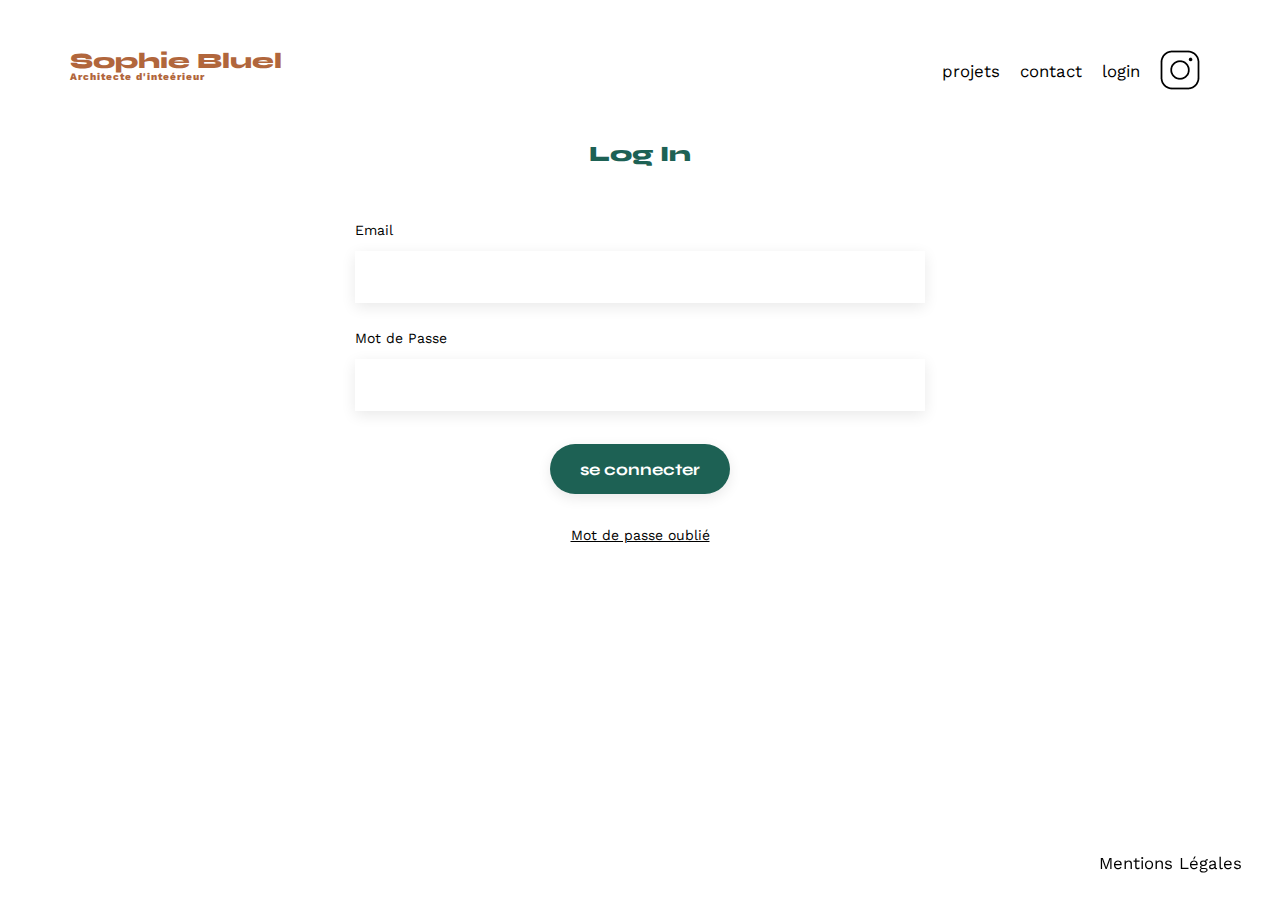
<file: FrontEnd/connexion.html>
<!DOCTYPE html>
<html lang="fr">

<head>
    <meta charset="UTF-8">
    <title>Sophie Bluel - Architecte d'intérieur</title>
    <meta name="viewport" content="width=device-width, initial-scale=1.0">
    <link rel="preconnect" href="https://fonts.googleapis.com">
    <link rel="preconnect" href="https://fonts.gstatic.com" crossorigin>
    <link href="https://fonts.googleapis.com/css2?family=Syne:wght@700;800&family=Work+Sans&display=swap"
        rel="stylesheet">
    <meta name="description" content="">
    <link rel="stylesheet" href="./assets/style.css">
    <script src="scriptLogin.js"></script>
</head>

<body class="body">
    <header>
        <h1>Sophie Bluel <span>Architecte d'inteérieur</span></h1>
        <nav>
            <ul>
                <li>projets</li>
                <li>contact</li>
                <li>login</li>
                <li><img src="./assets/icons/instagram.png" alt="Instagram"></li>
            </ul>
        </nav>
    </header>
    <main>
        <section>

            <h1 class="h1-style">Log In</h1>

            <p id="error" class="error">Combinaison mot de passe et email incorrect</p>


            <!-- FORM -->
            <div>
                <form action="#" method="post" id="formLogIn" class="container-form">

                    <label for="user_email">Email</label>
                    <input type="email" name="user_mail" id="mail">

                    <label for="user_name">Mot de Passe</label>
                    <input type="text" name="user_name" id="mdp">


                    <!-- BOUTON -->
                    <input type="submit" value="se connecter" id="submit">
                    <p class="p-align">Mot de passe oublié</p>
                </form>

            </div>
        </section>

        <footer class="footer-login">
            <nav>
                <ul>
                    <li>Mentions Légales</li>
                </ul>
            </nav>
        </footer>
    </main>
</body>

</html>
</file>
<file: FrontEnd/assets/style.css>
/* http://meyerweb.com/eric/tools/css/reset/
   v2.0 | 20110126
   License: none (public domain)
*/

html,
body,
div,
span,
applet,
object,
iframe,
h1,
h2,
h3,
h4,
h5,
h6,
p,
blockquote,
pre,
a,
abbr,
acronym,
address,
big,
cite,
code,
del,
dfn,
em,
img,
ins,
kbd,
q,
s,
samp,
small,
strike,
strong,
sub,
sup,
tt,
var,
b,
u,
i,
center,
dl,
dt,
dd,
ol,
ul,
li,
fieldset,
form,
label,
legend,
table,
caption,
tbody,
tfoot,
thead,
tr,
th,
td,
article,
aside,
canvas,
details,
embed,
figure,
figcaption,
footer,
header,
hgroup,
menu,
nav,
output,
ruby,
section,
summary,
time,
mark,
audio,
video {
	margin: 0;
	padding: 0;
	border: 0;
	font-size: 100%;
	font: inherit;
	vertical-align: baseline;
}

/* HTML5 display-role reset for older browsers */
article,
aside,
details,
figcaption,
figure,
footer,
header,
hgroup,
menu,
nav,
section {
	display: block;
}

body {
	line-height: 1;
}

ol,
ul {
	list-style: none;
}

blockquote,
q {
	quotes: none;
}

blockquote:before,
blockquote:after,
q:before,
q:after {
	content: '';
	content: none;
}

table {
	border-collapse: collapse;
	border-spacing: 0;
}

/** end reset css**/
.body {
	max-width: 1140px;
	margin: auto;
	font-family: 'Work Sans';
	font-size: 14px;
}

header {
	display: flex;
	justify-content: space-between;
	margin: 50px 0
}

section {
	margin: 50px 0
}

h1 {
	display: flex;
	flex-direction: column;
	font-family: 'Syne';
	font-size: 22px;
	font-weight: 800;
	color: #B1663C
}

h1>span {
	font-family: 'Work Sans';
	font-size: 10px;
	letter-spacing: 0.1em;
	;
}

h2 {
	font-family: 'Syne';
	font-weight: 700;
	font-size: 30px;
	color: #1D6154
}

nav ul {
	display: flex;
	align-items: center;
	list-style-type: none;

}

nav li {
	padding: 0 10px;
	font-size: 1.2em;
}

li:hover {
	color: #B1663C;
}

#introduction {
	display: flex;
	align-items: center;
}

#introduction figure {
	flex: 1
}

#introduction img {
	display: block;
	margin: auto;
	width: 80%;
}

#introduction article {
	flex: 1
}

#introduction h2 {
	margin-bottom: 1em;
}

#introduction p {
	margin-bottom: 0.5em;
}

#portfolio h2 {
	text-align: center;
	margin-bottom: 1em;
}

.gallery {
	width: 100%;
	display: grid;
	grid-template-columns: 1fr 1fr 1fr;
	grid-column-gap: 20px;
	grid-row-gap: 20px;
	padding-top: 40px;
}

.gallery img {
	width: 100%;

}

#contact {
	width: 50%;
	margin: auto;
}

#contact>* {
	text-align: center;

}

#contact h2 {
	margin-bottom: 20px;
}

#contact form {
	text-align: left;
	margin-top: 30px;
	display: flex;
	flex-direction: column;
}

#contact input {
	height: 50px;
	font-size: 1.2em;
	border: none;
	box-shadow: 0px 4px 14px rgba(0, 0, 0, 0.09);
}

#contact label {
	margin: 2em 0 1em 0;
}

#contact textarea {
	border: none;
	box-shadow: 0px 4px 14px rgba(0, 0, 0, 0.09);
}

input[type="submit"] {
	font-family: 'Syne';
	font-weight: 700;
	color: white;
	background-color: #1D6154;
	margin: 2em auto;
	width: 180px;
	text-align: center;
	border-radius: 60px;
}

footer nav ul {
	display: flex;
	justify-content: flex-end;
	margin: 2em
}



.center-filter {
	display: flex;
	justify-content: center;
	width: 100%;
	margin-bottom: 40px;
}

.buttonFilterFull {
	font-family: 'Syne';
	font-weight: 700;
	color: white;
	background-color: #1D6154;
	margin: 1em;
	width: auto;
	text-align: center;
	border-radius: 60px;
	border-color: #1D6154;
	border: #1D6154 solid 1px;
	padding: 10px 12px 10px 12px;
}

.buttonFilter {
	font-family: 'Syne';
	font-weight: 700;
	color: #1D6154;
	background-color: white;
	margin: 1em;
	width: auto;
	text-align: center;
	border-radius: 60px;
	border-color: #1D6154;
	border: #1D6154 solid 1px;
	padding: 10px 12px 10px 12px;
}



/* FORM */

.h1-style {
	margin-bottom: 30px;
	align-items: center;
	color: #1D6154;
}

.container-form {
	text-align: left;
	margin-top: 30px;
	display: flex;
	flex-direction: column;

}

#formLogIn input {
	height: 50px;
	font-size: 1.2em;
	border: none;
	box-shadow: 0px 4px 14px rgba(0, 0, 0, 0.09);
}

#formLogIn label {
	margin: 2em 0 1em 0;

}

#formLogIn {
	width: 50%;
	margin: auto;
}

.p-align {
	align-items: center;
	justify-content: center;
	display: flex;
	text-decoration: underline;
}

.footer-login {
	position: fixed;
	bottom: 0;
	/* on le colle en bas */
	left: 0;
	width: 100%;
}



.error {
	display: none;
}


.errorOn {
	color: red;
	justify-content: center;
	align-items: center;
	display: flex;
}

.pos-modif-proj {
	display: flex;
	position: absolute;
	margin-left: 692px;
	margin-top: -48px;
	z-index: 1;
	gap:10px;
}



/* qsf */


.no-display {
	display: none;
}

.visible {
	display: flex;
}


/* Modale 2  */


.arrow-cross {
	display: flex;
	width: 100%;
	margin-bottom: 7%;
}
.content-visible {
	display: flex;
	flex-direction: column;
}


/* modale */
.background {
	display: flex;
	background: rgba(0, 0, 0, 0.5);
	position: fixed;
	width: 100%;
	height: 100%;
	top: 0;
	left: 0;
	justify-content: center;
	align-items: center;
z-index:4;
}


.container-modal {
	background-color: white;
	width: 550px;
	height: 700px;
	display: flex;
	align-items: center;
	z-index: 1;
	position: fixed;
	border-radius: 10px;
	padding: 30px;
	flex-direction: column;
}

.gallery-modal {
	width: 100%;
	display: grid;
	grid-template-columns: 0fr 0fr 0fr 0fr 0fr;
	grid-column-gap: 15px;
	grid-row-gap: 20px;
	justify-content: center;
	max-height: 413px;
    overflow-x: hidden;
}

.gallery-modal img {
	width: 82.86px;
	height: 106.57px;
	position: relative;
}


hr {
	color: #B3B3B3;
	width: 100%;
	border: 1px solid #B3B3B3;
	margin-top: 30px;
}


.container-modal1-i {
	margin-left: auto;
	font-size: 20px;
}



#containerModal h3 {
	font-size: 26px;
	font-weight: 400;
	display: flex;
	justify-content: center;
	margin: 0 0 30px 0;
}


.h3-gallery {
	width: 100%;
	display: flex;
	flex-direction: column;
	align-items: center;
}


.footer-modal {
	display: flex;
	flex-direction: column;
	align-items: center;
}


.footer-modal a {
	color: red;
	font-size: 14px;
	text-decoration: none;
}

.footer-modal button {
	margin: 30px;
	background-color: #1D6154;
	border: none;
	border-radius: 30px;
	color: white;
	width: 237px;
	height: 36px;
	font-size: 14px;
	font-family: 'Syne';
}

/* MODAL 2 */

.width-title-cat {
	width: 100%;
	padding: 0;
}

.h3-gallery2 label {
	display: flex;
	width: 100%;
	font-family: 'Work Sans';
}

.button-modal2 {
	background-color: #1D6154;
	color: white;
	border-radius: 30px;
	border: none;
	width: 237px;
	height: 36px;
	font-size: 14px;
	font-family: 'Syne';
}

.button-modal2:disabled {
	background-color: #A7A7A7;
}

.h3-gallery2 {
	width: 100%;
	display: flex;
	flex-direction: column;
	align-items: center;
	gap: 20px;
}

.h3-gallery2-img {
	width: 350px;
	display: flex;
	flex-direction: column;
	align-items: center;
	gap: 20px;
	height: 190px;
	padding: 20px;
	background-color: #E8F1F6;
	font-family: 'Syne';
}

.icon-img {
	font-size: 54px;
	color: gainsboro;
}

#arrowLeft {
	font-size: 20px;
	margin-right: auto;
}


.img-Preview {
	width: 140px;
}


.title-cat-style {
	box-shadow: 0px 4px 14px 1px rgba(0, 0, 0, 0.2);
	border: none;
	width: 100%;
	height: 41px;
}

.button-valid {
	background-color: #1D6154;
	color: white;
	border-radius: 30px;
	border: none;
	width: 237px;
	height: 36px;
	font-size: 14px;
	font-family: 'Syne';
}




/* BANDE NOIRE */


.bg-edit {
	background-color: black;
	width: 100%;
	display: flex;
	align-items: center;
	justify-content: center;
	height: 70px;
	gap: 20px;
}

.bg-edit button {
	font-family: 'Work Sans';
}

.buttonEdition {
	color: white;
	background-color: black;
	border: none;
	display: flex;
	gap: 10px;
}

.buttonChange {
	border-radius: 60px;
	border: none;
	padding: 10px 15px 10px 15px;
	background-color: white;
}

.errorMessage {
	color: red;
}



/* ICONES */


#content1 i {
	color: white;
	background-color: black;
	width: 20px;
	height: 20px;
	align-items: center;
	display: flex;
	justify-content: center;
	border-radius: 2px;
}

.icones-modale {
	display: flex;
	gap: 5px;
	width: 100%;
	position: absolute;
    z-index: 2;
    margin-left: 35px;
    margin-top: 6px;
}

.add-success {
	color: green !important;
	animation: fadeOut 4s forwards;
	margin-bottom: 5px;
}

@keyframes fadeOut {
	0% {opacity: 1;}
	100% {opacity: 0;}
 }

 .img-lock{
	display: block;
	position:relative;
 }


 .edit-profile {
	margin-left: 57px;
	margin-top: 7px;
	gap:10px
 }

 .button-add-file{
	background-color: #CBD6DC;
	color: #306685;
	border-radius: 50px;
	border: none;
	width: 40%;
	padding: 15px;
	font-family: 'Work Sans';
	font-weight: bold;
 }

 .jpg-png {
	font-size: 10px;
	font-family: 'Work Sans';
 }


 .h3-gallery2-img p {
	font-family: 'Work Sans';
 }
</file>
